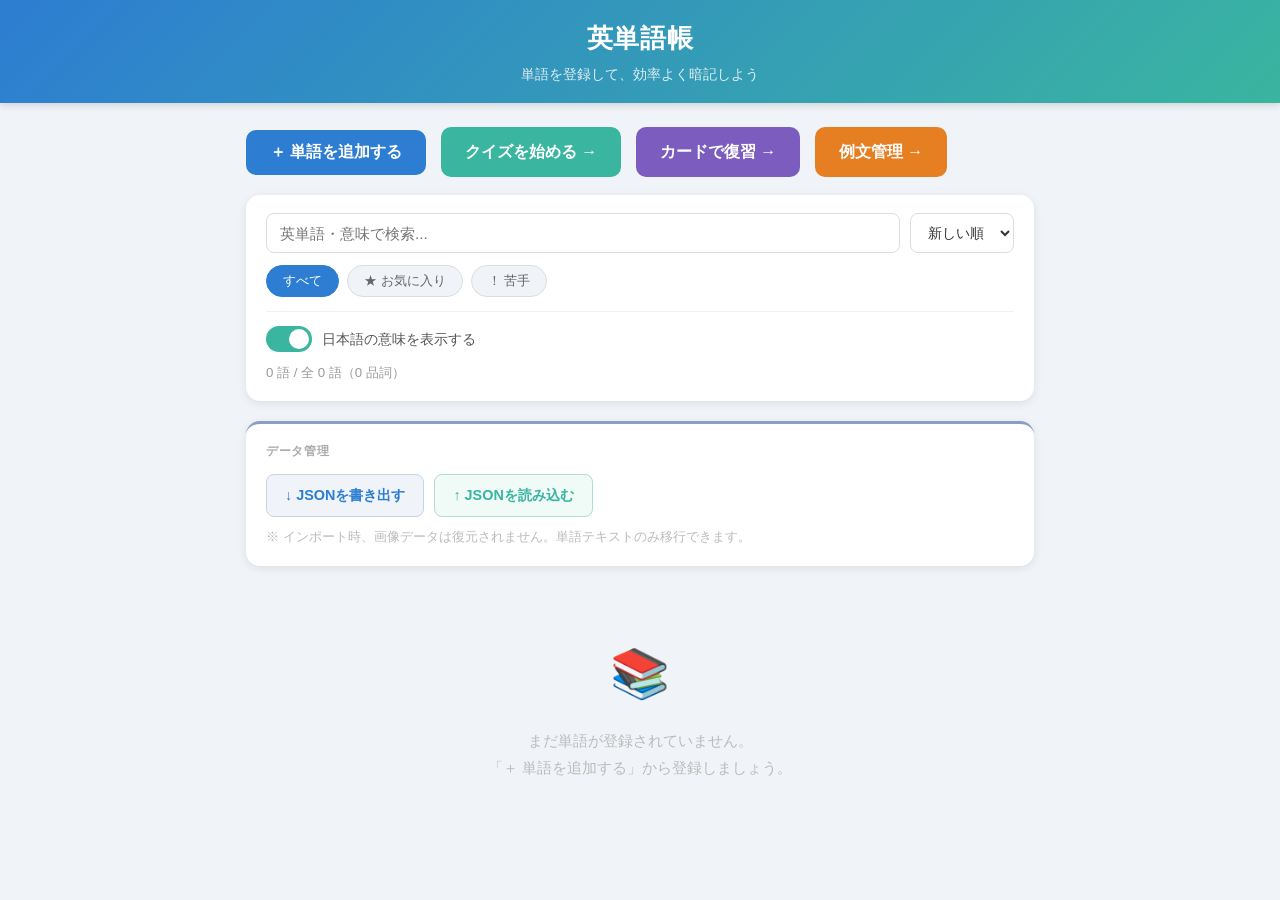
<file: index.html>
<!DOCTYPE html>
<html lang="ja">
<head>
  <meta charset="UTF-8">
  <meta name="viewport" content="width=device-width, initial-scale=1.0">
  <title>英単語帳</title>
  <link rel="stylesheet" href="style.css">
</head>
<body>

<header>
  <h1>英単語帳</h1>
  <p>単語を登録して、効率よく暗記しよう</p>
</header>

<div class="container">

  <!-- ボタン行：単語追加 & クイズへ -->
  <button class="open-form-btn" id="openFormBtn" onclick="handleFormToggle()">
    ＋ 単語を追加する
  </button>
  <a href="quiz.html"       class="go-quiz-btn">クイズを始める →</a>
  <a href="flashcards.html" class="go-flashcard-btn">カードで復習 →</a>
  <a href="sentences.html"  class="go-sentences-btn">例文管理 →</a>

  <!-- 登録・編集フォーム -->
  <div class="form-section" id="formSection" style="display: none;">
    <h2 id="formTitle">新しい単語を追加</h2>

    <!-- 英単語 -->
    <div class="form-group">
      <label for="inputWord">英単語<span class="required-mark">*</span></label>
      <input type="text" id="inputWord" placeholder="例: vocabulary">
      <div class="error-msg" id="wordError"></div>
    </div>

    <!-- 品詞 -->
    <div class="form-group">
      <label for="inputPartOfSpeech">品詞</label>
      <select id="inputPartOfSpeech">
        <option value="noun">noun（名詞）</option>
        <option value="verb">verb（動詞）</option>
        <option value="adjective">adjective（形容詞）</option>
        <option value="adverb">adverb（副詞）</option>
        <option value="preposition">preposition（前置詞）</option>
        <option value="conjunction">conjunction（接続詞）</option>
        <option value="pronoun">pronoun（代名詞）</option>
        <option value="phrase">phrase（熟語）</option>
        <option value="other">other（その他）</option>
      </select>
    </div>

    <!-- 日本語の意味（複数） -->
    <div class="form-group">
      <label>日本語の意味<span class="required-mark">*</span></label>
      <div class="dynamic-input-list" id="meaningsContainer"></div>
      <button class="add-item-btn" onclick="addMeaningInput()">＋ 意味を追加</button>
      <div class="error-msg" id="meaningError"></div>
    </div>

    <!-- 例文（複数） -->
    <div class="form-group">
      <label>例文</label>
      <div class="dynamic-input-list" id="examplesContainer"></div>
      <button class="add-item-btn" onclick="addExampleInput()">＋ 例文を追加</button>
    </div>

    <!-- 画像（品詞ごとに1枚・省略可） -->
    <div class="form-group">
      <label>画像（省略可・品詞ごとに1枚）</label>
      <div class="image-form-area">
        <div class="image-preview-box" id="imagePreviewBox">
          <span class="no-image-text" id="noImageText">画像なし</span>
          <img id="imagePreview" alt="プレビュー" style="display:none">
        </div>
        <div class="image-form-buttons">
          <label class="image-select-btn">
            画像を選ぶ
            <input type="file" id="imageFileInput" accept="image/*" style="display:none" onchange="handleImageSelect(event)">
          </label>
          <button type="button" class="image-action-btn" id="imageActionBtn" onclick="handleImageAction()" style="display:none">削除</button>
        </div>
      </div>
    </div>

    <!-- フォームボタン -->
    <div class="form-buttons">
      <button class="btn-primary" onclick="saveWord()">保存する</button>
      <button class="btn-cancel" onclick="cancelForm()">キャンセル</button>
    </div>
  </div>

  <!-- コントロールセクション -->
  <div class="controls-section">
    <!-- 検索・並び替え -->
    <div class="search-sort-row">
      <input
        type="text"
        class="search-input"
        id="searchInput"
        placeholder="英単語・意味で検索..."
        oninput="renderWordList()"
      >
      <select class="sort-select" id="sortSelect" onchange="renderWordList()">
        <option value="newest">新しい順</option>
        <option value="oldest">古い順</option>
        <option value="az">A-Z順</option>
        <option value="pos">品詞順</option>
      </select>
    </div>

    <!-- フィルターボタン -->
    <div class="filter-row">
      <button class="filter-btn active" onclick="setFilter('all', this)">すべて</button>
      <button class="filter-btn" onclick="setFilter('favorite', this)">★ お気に入り</button>
      <button class="filter-btn" onclick="setFilter('weak', this)">！ 苦手</button>
    </div>

    <!-- 意味表示トグル -->
    <div class="meaning-toggle-row">
      <label class="toggle-switch">
        <input type="checkbox" id="meaningToggle" checked onchange="renderWordList()">
        <span class="toggle-slider"></span>
      </label>
      <span class="toggle-label">日本語の意味を表示する</span>
    </div>


    <!-- 件数表示 -->
    <div class="word-count-text" id="wordCountText"></div>
  </div>

  <!-- データ管理セクション -->
  <div class="data-manage-section">
    <div class="data-manage-header">データ管理</div>
    <div class="data-manage-buttons">
      <button class="btn-export" onclick="exportToJson()">↓ JSONを書き出す</button>
      <label class="btn-import">
        ↑ JSONを読み込む
        <input type="file" id="importFileInput" accept=".json" style="display:none" onchange="handleImportFileSelect(event)">
      </label>
    </div>
    <p class="data-manage-note">※ インポート時、画像データは復元されません。単語テキストのみ移行できます。</p>
    <div class="data-manage-result" id="dataManageResult" style="display:none"></div>
  </div>

  <!-- 単語カード一覧 -->
  <div class="word-card-list" id="wordCardList"></div>

</div>

<!-- 削除確認モーダル -->
<div class="modal-overlay" id="deleteModal">
  <div class="modal-box">
    <h3>単語を削除しますか？</h3>
    <p id="deleteModalText">この操作は取り消せません。</p>
    <div class="modal-buttons">
      <button class="btn-modal-cancel" onclick="closeDeleteModal()">キャンセル</button>
      <button class="btn-modal-delete" onclick="confirmDelete()">削除する</button>
    </div>
  </div>
</div>

<!-- インポート確認モーダル -->
<div class="modal-overlay" id="importModal">
  <div class="modal-box import-modal-box">
    <h3>JSONを読み込む</h3>
    <p id="importFileInfo" class="import-file-info"></p>

    <div class="import-mode-group">
      <label class="import-mode-option">
        <input type="radio" name="importMode" value="merge" checked onchange="updateImportWarning()">
        <div class="import-mode-text">
          <span class="import-mode-name">追加</span>
          <span class="import-mode-desc">既存のデータに追加します。同じ単語・同じ品詞の組は重複としてスキップします。</span>
        </div>
      </label>
      <label class="import-mode-option">
        <input type="radio" name="importMode" value="replace" onchange="updateImportWarning()">
        <div class="import-mode-text">
          <span class="import-mode-name">置き換え</span>
          <span class="import-mode-desc">現在のデータをすべて削除して、読み込んだデータに置き換えます。</span>
        </div>
      </label>
    </div>

    <p class="import-warning" id="importWarning" style="display:none"></p>

    <div class="modal-buttons">
      <button class="btn-modal-cancel" onclick="closeImportModal()">キャンセル</button>
      <button class="btn-modal-confirm" onclick="confirmImport()">読み込む</button>
    </div>
  </div>
</div>

<script src="script.js"></script>

<!-- コピー完了トースト -->
<div class="copy-toast" id="copyToast"></div>

</body>
</html>
</file>
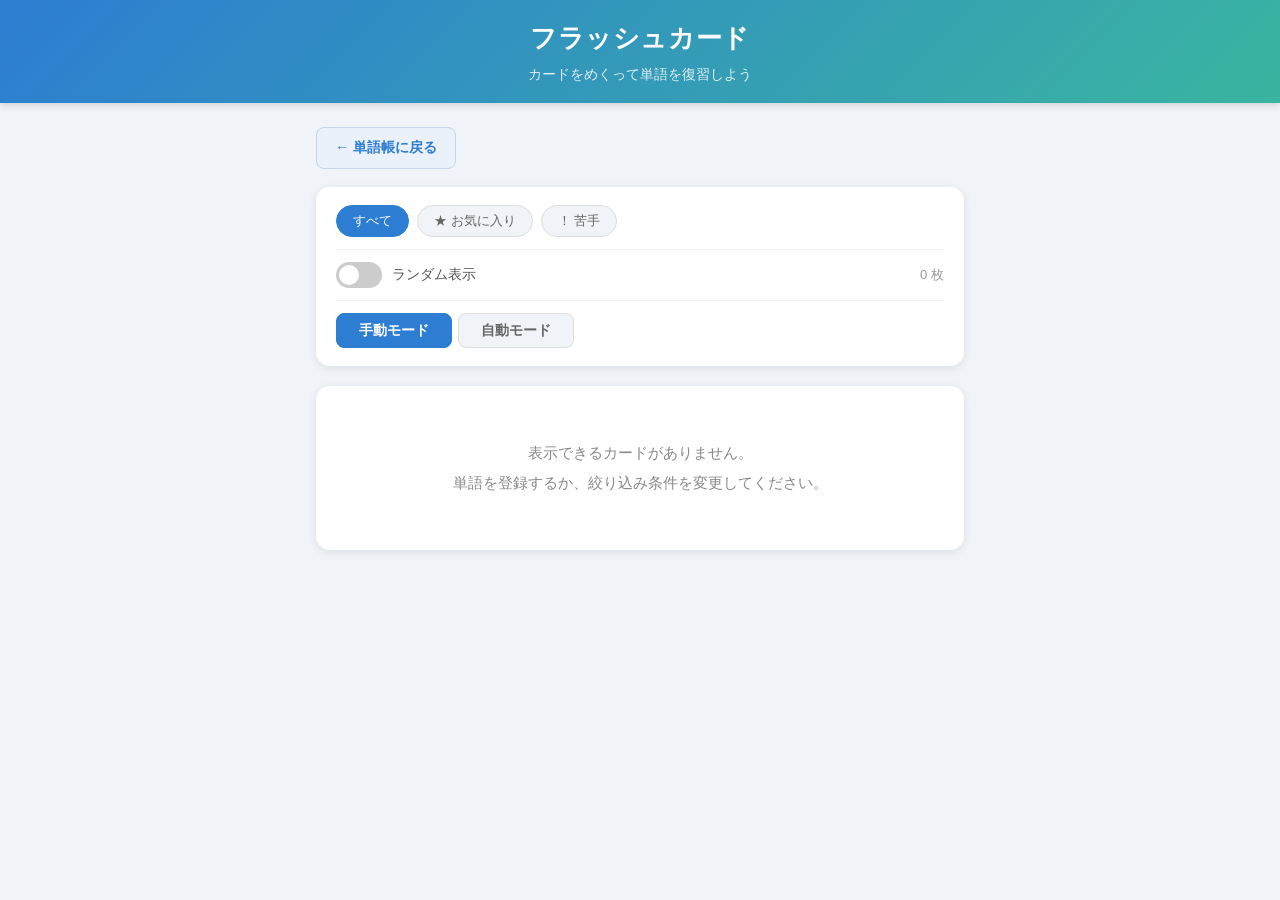
<file: flashcards.html>
<!DOCTYPE html>
<html lang="ja">
<head>
  <meta charset="UTF-8">
  <meta name="viewport" content="width=device-width, initial-scale=1.0">
  <title>フラッシュカード - 英単語帳</title>
  <link rel="stylesheet" href="style.css">
</head>
<body class="fc-page">

<header>
  <h1>フラッシュカード</h1>
  <p>カードをめくって単語を復習しよう</p>
</header>

<div class="container fc-page-container">

  <a href="index.html" class="back-to-vocab-btn">← 単語帳に戻る</a>

  <!-- 絞り込み・設定セクション -->
  <div class="fc-filter-section">

    <!-- メインフィルター -->
    <div class="fc-filter-row">
      <button class="fc-filter-btn active" data-filter="all"    onclick="fcSetFilter('all', this)">すべて</button>
      <button class="fc-filter-btn"        data-filter="favorite" onclick="fcSetFilter('favorite', this)">★ お気に入り</button>
      <button class="fc-filter-btn"        data-filter="weak"   onclick="fcSetFilter('weak', this)">！ 苦手</button>
    </div>

    <!-- 品詞フィルター（JSで生成） -->
    <div class="fc-filter-pos-row" id="fcFilterPosRow"></div>

    <!-- ランダム切り替え＆件数 -->
    <div class="fc-random-row">
      <label class="toggle-switch">
        <input type="checkbox" id="fcRandomToggle" onchange="fcToggleRandom()">
        <span class="toggle-slider"></span>
      </label>
      <span class="toggle-label">ランダム表示</span>
      <span class="fc-card-count" id="fcCardCount"></span>
    </div>

    <!-- モード切替（手動 / 自動） -->
    <div class="fc-mode-row">
      <button class="fc-mode-btn active" id="fcModeBtnManual" onclick="fcSetMode('manual')">手動モード</button>
      <button class="fc-mode-btn"        id="fcModeBtnAuto"   onclick="fcSetMode('auto')">自動モード</button>
    </div>

  </div>

  <!-- フラッシュカードエリア -->
  <div class="fc-area">

    <!-- 登録なし・フィルター空メッセージ -->
    <div class="fc-empty" id="fcEmpty" style="display:none">
      <p>表示できるカードがありません。</p>
      <p>単語を登録するか、絞り込み条件を変更してください。</p>
    </div>

    <!-- カード本体 -->
    <div class="fc-card-wrapper" id="fcCardWrapper">
      <div class="fc-card" id="fcCard" onclick="fcFlip()">
        <div class="fc-card-inner" id="fcCardInner">

          <!-- 表面：英単語 -->
          <div class="fc-card-front">
            <div class="fc-card-front-content">
              <span class="fc-word" id="fcWord"></span>
            </div>
            <div class="fc-flip-hint">タップして裏返す</div>
          </div>

          <!-- 裏面：品詞・意味・例文 -->
          <div class="fc-card-back">
            <div class="fc-card-back-content">
              <div class="fc-back-pos"      id="fcBackPos"></div>
              <ul  class="fc-back-meanings" id="fcBackMeanings"></ul>
              <div class="fc-back-examples" id="fcBackExamples"></div>
            </div>
          </div>

        </div>
      </div>
    </div>

    <!-- 自動モード：ステップインジケーター -->
    <div class="fc-auto-step-indicator" id="fcAutoStepIndicator" style="display:none">
      <span class="fc-step-item" id="fcStepItem0">英単語</span>
      <span class="fc-step-sep">→</span>
      <span class="fc-step-item" id="fcStepItem1">意味</span>
      <span class="fc-step-sep">→</span>
      <span class="fc-step-item" id="fcStepItem2">例文</span>
    </div>

    <!-- 自動モード：再生コントロール -->
    <div class="fc-auto-controls" id="fcAutoControls" style="display:none">
      <button class="fc-auto-btn fc-auto-start-btn"  id="fcAutoStartBtn"  onclick="fcAutoStart()">▶ 開始</button>
      <button class="fc-auto-btn fc-auto-pause-btn"  id="fcAutoPauseBtn"  onclick="fcAutoPause()"  style="display:none">⏸ 一時停止</button>
      <button class="fc-auto-btn fc-auto-resume-btn" id="fcAutoResumeBtn" onclick="fcAutoResume()" style="display:none">▶ 再開</button>
    </div>

    <!-- 表/裏 切り替えボタン -->
    <div class="fc-face-btns" id="fcFaceBtns">
      <button class="fc-face-btn" onclick="fcShowFront()">表を見る</button>
      <button class="fc-face-btn" onclick="fcShowBack()">裏を見る</button>
    </div>

    <!-- ナビゲーション（前へ・進捗・次へ） -->
    <div class="fc-nav" id="fcNav">
      <button class="fc-nav-btn" id="fcPrevBtn" onclick="fcPrev()">← 前へ</button>
      <span   class="fc-progress" id="fcProgress"></span>
      <button class="fc-nav-btn" id="fcNextBtn" onclick="fcNext()">次へ →</button>
    </div>

  </div>

</div>

<script src="script.js"></script>
<script src="flashcards.js"></script>

</body>
</html>
</file>
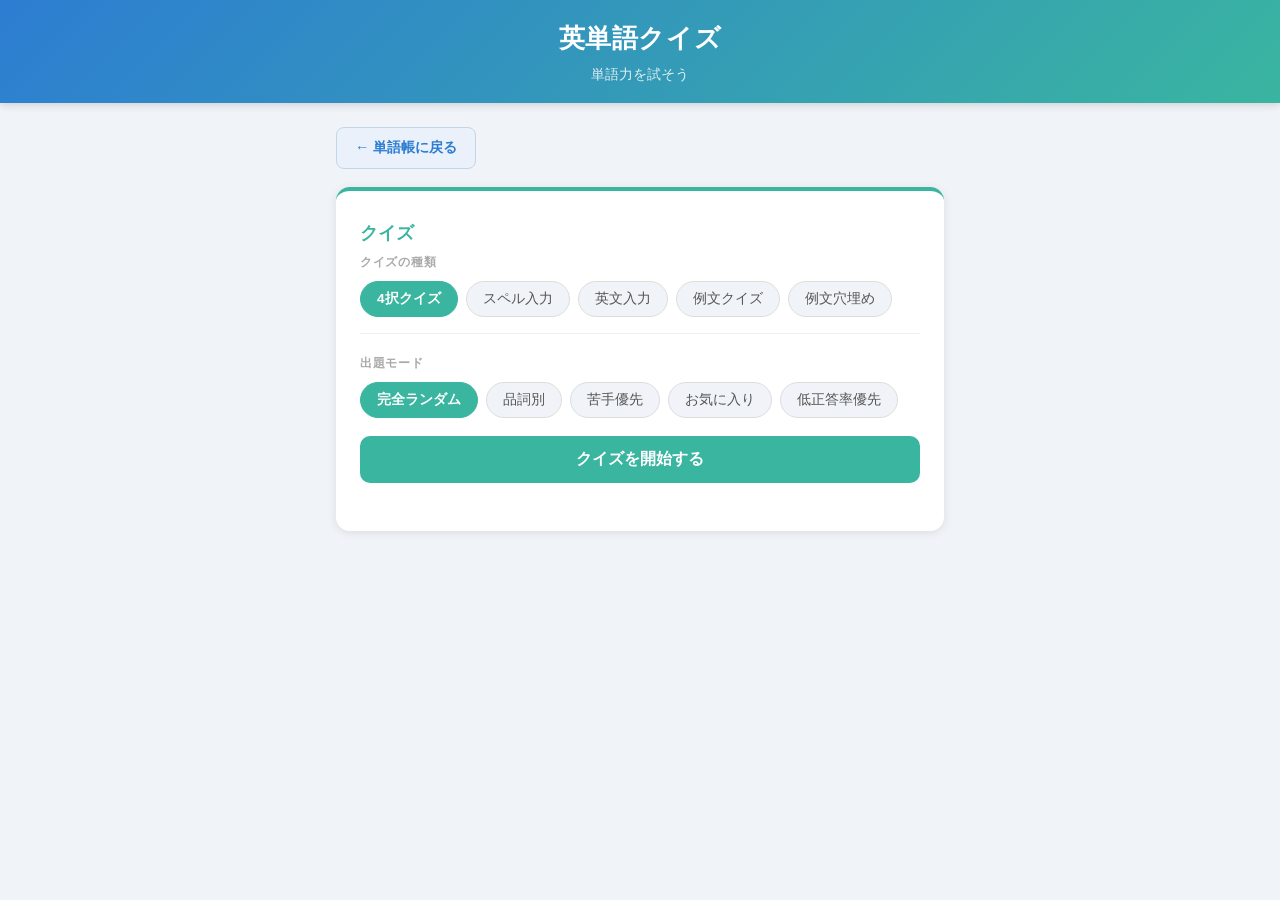
<file: quiz.html>
<!DOCTYPE html>
<html lang="ja">
<head>
  <meta charset="UTF-8">
  <meta name="viewport" content="width=device-width, initial-scale=1.0">
  <title>クイズ - 英単語帳</title>
  <link rel="stylesheet" href="style.css">
</head>
<body class="quiz-page">

<header>
  <h1>英単語クイズ</h1>
  <p>単語力を試そう</p>
</header>

<div class="container quiz-page-container">

  <a href="index.html" class="back-to-vocab-btn">← 単語帳に戻る</a>

  <!-- クイズエリア -->
  <div class="quiz-section" id="quizSection">
    <h2 id="quizTitle">クイズ</h2>
    <!-- モード選択エリア（クイズ開始前に表示） -->
    <div id="quizModeArea"></div>
    <!-- クイズ本体エリア（出題中に表示） -->
    <div class="quiz-message" id="quizMessage"></div>
    <div id="quizContent"></div>
  </div>

</div>

<script src="script.js"></script>
<script src="quiz.js"></script>

</body>
</html>
</file>
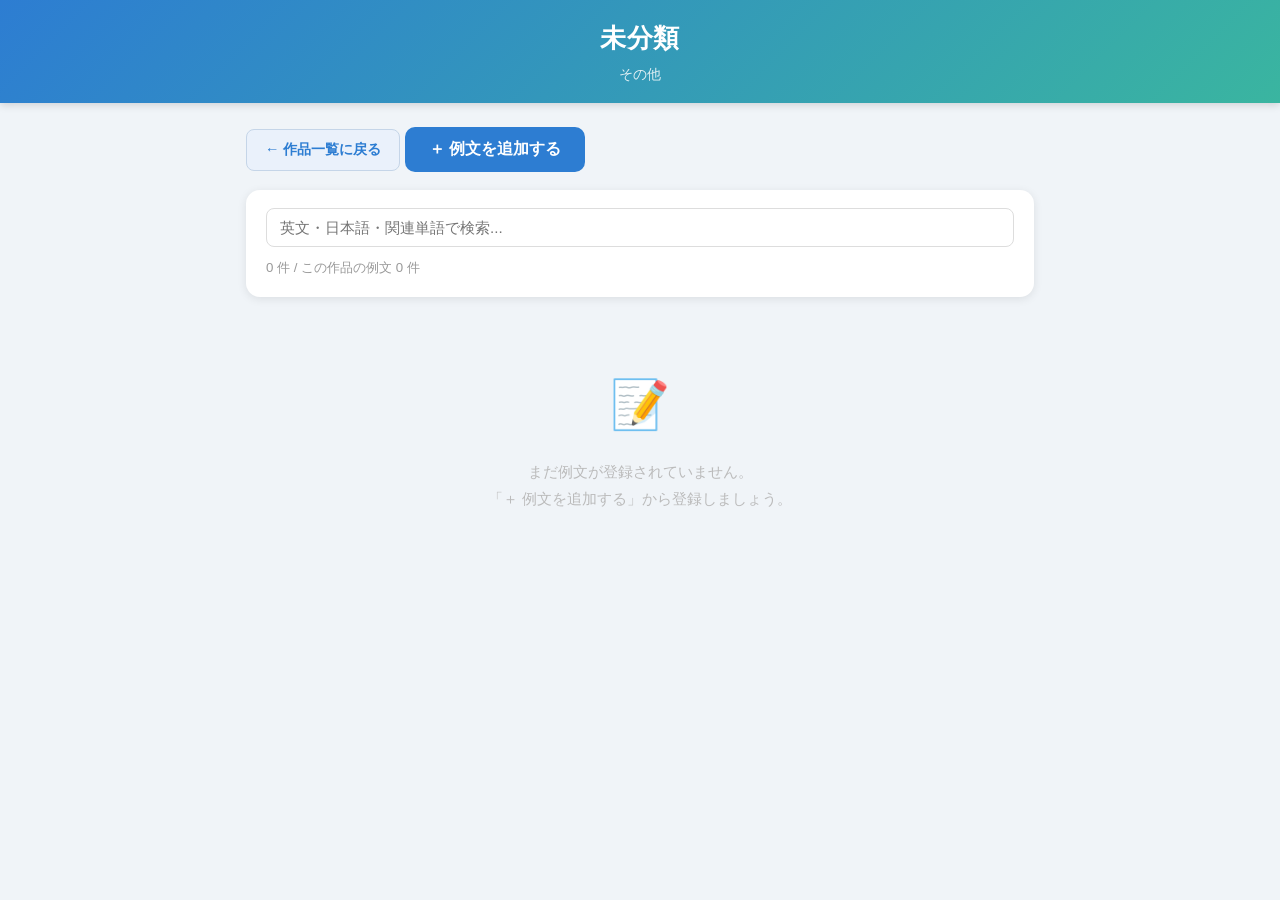
<file: sentence-work.html>
<!DOCTYPE html>
<html lang="ja">
<head>
  <meta charset="UTF-8">
  <meta name="viewport" content="width=device-width, initial-scale=1.0">
  <title>作品ページ - 例文管理</title>
  <link rel="stylesheet" href="style.css">
</head>
<body>

<header>
  <h1 id="pageWorkTitle">作品ページ</h1>
  <p id="pageWorkCategory">例文データベース</p>
</header>

<div class="container sentences-page-container">

  <a href="sentences.html" class="back-to-vocab-btn">← 作品一覧に戻る</a>

  <!-- 例文追加ボタン -->
  <button class="open-form-btn open-sentence-form-btn" id="openSentenceFormBtn" onclick="handleSentenceFormToggle()">
    ＋ 例文を追加する
  </button>

  <!-- 例文追加・編集フォーム -->
  <div class="form-section" id="sentenceFormSection" style="display: none;">
    <h2 id="sentenceFormTitle">新しい例文を追加</h2>

    <div class="form-group">
      <label for="inputSentenceEnglish">英文<span class="required-mark">*</span></label>
      <input type="text" id="inputSentenceEnglish" placeholder="例: I run every morning.">
      <div class="error-msg" id="sentenceEnglishError"></div>
    </div>

    <div class="form-group">
      <label for="inputSentenceJapanese">日本語訳<span class="required-mark">*</span></label>
      <input type="text" id="inputSentenceJapanese" placeholder="例: 私は毎朝走ります。">
      <div class="error-msg" id="sentenceJapaneseError"></div>
    </div>

    <div class="form-group">
      <label for="inputSentenceRelatedWords">関連単語（カンマ区切り）</label>
      <input type="text" id="inputSentenceRelatedWords" placeholder="例: run, morning">
    </div>

    <div class="form-buttons">
      <button class="btn-primary" onclick="saveSentence()">保存する</button>
      <button class="btn-cancel" onclick="cancelSentenceForm()">キャンセル</button>
    </div>
  </div>

  <!-- 検索・件数 -->
  <div class="controls-section">
    <div class="search-sort-row">
      <input
        type="text"
        class="search-input"
        id="sentenceSearchInput"
        placeholder="英文・日本語・関連単語で検索..."
        oninput="renderSentenceList()"
      >
    </div>
    <div class="word-count-text" id="sentenceCountText"></div>
  </div>

  <!-- 例文カード一覧 -->
  <div class="word-card-list" id="sentenceCardList"></div>

</div>

<!-- 削除確認モーダル -->
<div class="modal-overlay" id="sentenceDeleteModal">
  <div class="modal-box">
    <h3>例文を削除しますか？</h3>
    <p id="sentenceDeleteModalText">この操作は取り消せません。</p>
    <div class="modal-buttons">
      <button class="btn-modal-cancel" onclick="closeSentenceDeleteModal()">キャンセル</button>
      <button class="btn-modal-delete" onclick="confirmSentenceDelete()">削除する</button>
    </div>
  </div>
</div>

<!-- コピー完了トースト -->
<div class="copy-toast" id="copyToast"></div>

<script src="script.js"></script>
<script src="sentence-work.js"></script>

</body>
</html>
</file>
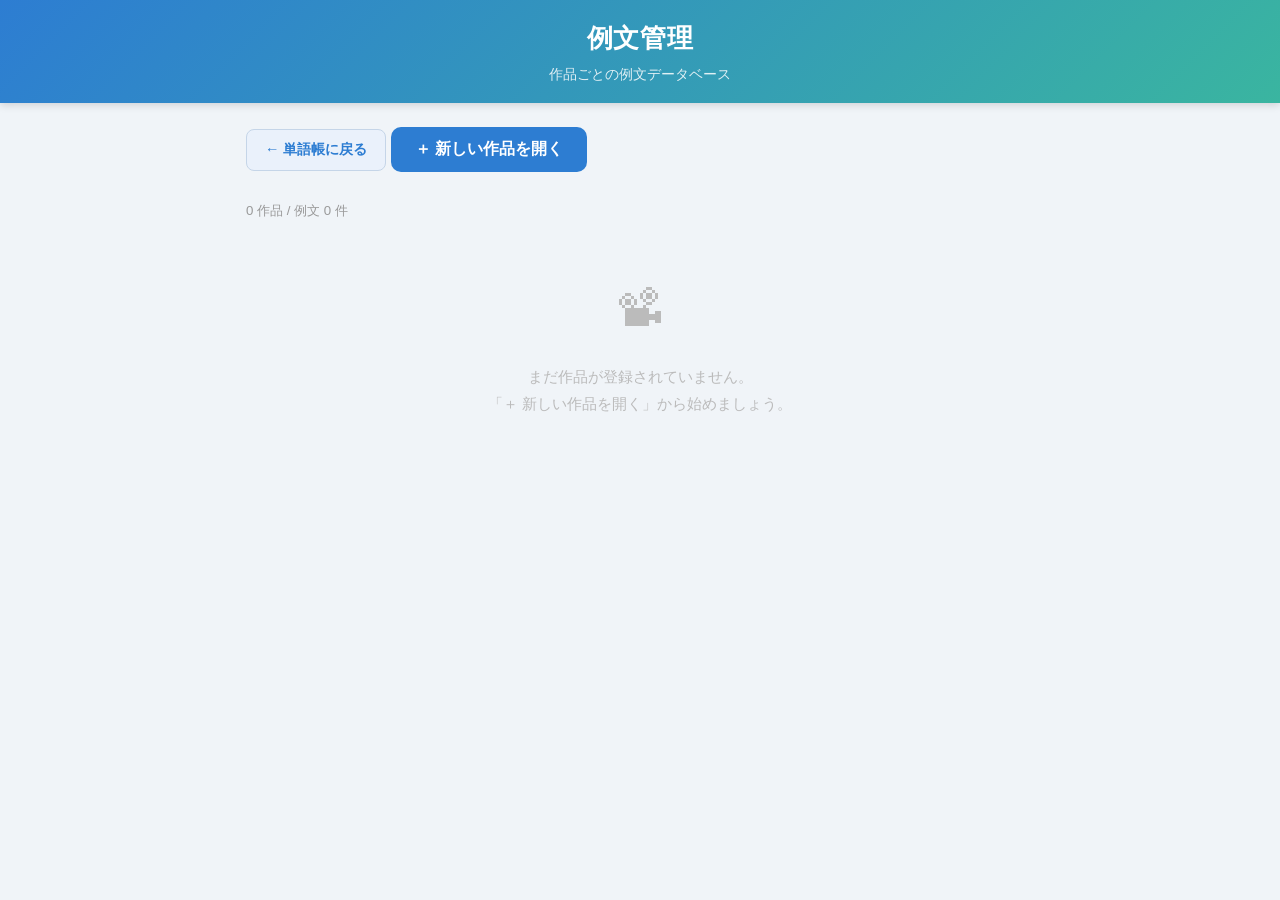
<file: sentences.html>
<!DOCTYPE html>
<html lang="ja">
<head>
  <meta charset="UTF-8">
  <meta name="viewport" content="width=device-width, initial-scale=1.0">
  <title>例文管理 - 英単語帳</title>
  <link rel="stylesheet" href="style.css">
</head>
<body>

<header>
  <h1>例文管理</h1>
  <p>作品ごとの例文データベース</p>
</header>

<div class="container sentences-page-container">

  <a href="index.html" class="back-to-vocab-btn">← 単語帳に戻る</a>

  <!-- 新しい作品を開くボタン -->
  <button class="open-form-btn open-sentence-form-btn" id="openNewWorkBtn" onclick="handleNewWorkFormToggle()">
    ＋ 新しい作品を開く
  </button>

  <!-- 新しい作品フォーム -->
  <div class="form-section" id="newWorkFormSection" style="display: none;">
    <h2>作品を指定する</h2>

    <div class="form-group">
      <label for="newWorkCategory">カテゴリー<span class="required-mark">*</span></label>
      <select id="newWorkCategory">
        <option value="movie">映画</option>
        <option value="song">洋楽</option>
        <option value="book">本</option>
        <option value="tv">ドラマ・TV</option>
        <option value="game">ゲーム</option>
        <option value="other">その他</option>
      </select>
    </div>

    <div class="form-group">
      <label for="newWorkTitle">作品名<span class="required-mark">*</span></label>
      <input type="text" id="newWorkTitle" placeholder="例: Harry Potter">
      <div class="error-msg" id="newWorkTitleError"></div>
    </div>

    <div class="form-buttons">
      <button class="btn-primary" onclick="navigateToWork()">この作品を開く</button>
      <button class="btn-cancel" onclick="cancelNewWorkForm()">キャンセル</button>
    </div>
  </div>

  <!-- 件数表示 -->
  <div class="word-count-text" id="workCountText"></div>

  <!-- 作品グループ一覧 -->
  <div id="workGroupList"></div>

</div>

<script src="script.js"></script>
<script src="sentences.js"></script>

</body>
</html>
</file>
<file: style.css>
/* ===========================
   リセット・ベーススタイル
=========================== */
* {
  box-sizing: border-box;
  margin: 0;
  padding: 0;
}

body {
  font-family: -apple-system, BlinkMacSystemFont, 'Segoe UI', Roboto, sans-serif;
  background-color: #f0f4f8;
  color: #333;
  line-height: 1.6;
}

/* ===========================
   ヘッダー
=========================== */
header {
  background: linear-gradient(135deg, #2d7dd2, #3ab5a0);
  color: white;
  padding: 18px 20px;
  text-align: center;
  box-shadow: 0 2px 8px rgba(0, 0, 0, 0.15);
}

header h1 {
  font-size: 1.6rem;
  font-weight: 700;
  letter-spacing: 0.02em;
}

header p {
  font-size: 0.88rem;
  opacity: 0.85;
  margin-top: 4px;
}

/* ===========================
   コンテナ
=========================== */
.container {
  max-width: 820px;
  margin: 0 auto;
  padding: 24px 16px 48px;
}

/* ===========================
   単語追加ボタン
=========================== */
.open-form-btn {
  background: #2d7dd2;
  color: white;
  border: none;
  padding: 12px 24px;
  border-radius: 10px;
  cursor: pointer;
  font-size: 1rem;
  font-weight: 600;
  margin-bottom: 18px;
  transition: background 0.2s;
  display: inline-block;
}

.open-form-btn:hover {
  background: #2568b8;
}

/* ===========================
   フォームセクション
=========================== */
.form-section {
  background: white;
  border-radius: 14px;
  padding: 24px;
  margin-bottom: 20px;
  box-shadow: 0 2px 10px rgba(0, 0, 0, 0.09);
}

.form-section h2 {
  font-size: 1.1rem;
  color: #2d7dd2;
  margin-bottom: 20px;
  padding-bottom: 10px;
  border-bottom: 2px solid #e8f1fb;
}

/* フォームグループ */
.form-group {
  margin-bottom: 16px;
}

.form-group label {
  display: block;
  font-size: 0.85rem;
  font-weight: 600;
  color: #555;
  margin-bottom: 6px;
}

.required-mark {
  color: #e55;
  margin-left: 2px;
}

.form-group input[type="text"],
.form-group select {
  width: 100%;
  padding: 10px 13px;
  border: 1.5px solid #ddd;
  border-radius: 8px;
  font-size: 0.95rem;
  transition: border-color 0.2s;
  background: white;
  color: #333;
}

.form-group input[type="text"]:focus,
.form-group select:focus {
  outline: none;
  border-color: #2d7dd2;
  box-shadow: 0 0 0 3px rgba(45, 125, 210, 0.1);
}

/* エラーメッセージ */
.error-msg {
  color: #e55;
  font-size: 0.82rem;
  margin-top: 5px;
  display: none;
}

/* 動的入力リスト */
.dynamic-input-list {
  display: flex;
  flex-direction: column;
  gap: 8px;
  margin-bottom: 8px;
}

.dynamic-input-item {
  display: flex;
  gap: 8px;
  align-items: center;
}

.dynamic-input-item input[type="text"] {
  flex: 1;
  padding: 9px 12px;
  border: 1.5px solid #ddd;
  border-radius: 8px;
  font-size: 0.92rem;
  transition: border-color 0.2s;
}

.dynamic-input-item input[type="text"]:focus {
  outline: none;
  border-color: #2d7dd2;
  box-shadow: 0 0 0 3px rgba(45, 125, 210, 0.1);
}

.remove-item-btn {
  background: #fde8e8;
  color: #e55;
  border: none;
  width: 34px;
  height: 34px;
  border-radius: 7px;
  cursor: pointer;
  font-size: 1rem;
  flex-shrink: 0;
  transition: background 0.2s;
  line-height: 1;
}

.remove-item-btn:hover {
  background: #fbd0d0;
}

.add-item-btn {
  background: transparent;
  color: #3ab5a0;
  border: 1.5px dashed #3ab5a0;
  padding: 8px 16px;
  border-radius: 8px;
  cursor: pointer;
  font-size: 0.85rem;
  transition: background 0.2s;
}

.add-item-btn:hover {
  background: #e8faf7;
}

/* フォームボタン */
.form-buttons {
  display: flex;
  gap: 10px;
  margin-top: 20px;
  padding-top: 16px;
  border-top: 1px solid #f0f0f0;
}

.btn-primary {
  background: #2d7dd2;
  color: white;
  border: none;
  padding: 11px 26px;
  border-radius: 9px;
  cursor: pointer;
  font-size: 0.95rem;
  font-weight: 600;
  transition: background 0.2s;
}

.btn-primary:hover {
  background: #2568b8;
}

.btn-cancel {
  background: #f0f0f0;
  color: #666;
  border: none;
  padding: 11px 22px;
  border-radius: 9px;
  cursor: pointer;
  font-size: 0.95rem;
  transition: background 0.2s;
}

.btn-cancel:hover {
  background: #e0e0e0;
}

/* ===========================
   コントロールセクション（検索・並び替え・フィルター）
=========================== */
.controls-section {
  background: white;
  border-radius: 14px;
  padding: 18px 20px;
  margin-bottom: 20px;
  box-shadow: 0 2px 10px rgba(0, 0, 0, 0.09);
}

/* 検索・並び替え行 */
.search-sort-row {
  display: flex;
  gap: 10px;
  flex-wrap: wrap;
}

.search-input {
  flex: 1;
  min-width: 180px;
  padding: 10px 13px;
  border: 1.5px solid #ddd;
  border-radius: 8px;
  font-size: 0.95rem;
  transition: border-color 0.2s;
}

.search-input:focus {
  outline: none;
  border-color: #2d7dd2;
  box-shadow: 0 0 0 3px rgba(45, 125, 210, 0.1);
}

.sort-select {
  padding: 10px 13px;
  border: 1.5px solid #ddd;
  border-radius: 8px;
  font-size: 0.9rem;
  background: white;
  color: #333;
  cursor: pointer;
  transition: border-color 0.2s;
}

.sort-select:focus {
  outline: none;
  border-color: #2d7dd2;
}

/* フィルターボタン行 */
.filter-row {
  display: flex;
  gap: 8px;
  flex-wrap: wrap;
  margin-top: 12px;
}

.filter-btn {
  background: #f0f4f8;
  color: #666;
  border: 1.5px solid #ddd;
  padding: 6px 16px;
  border-radius: 20px;
  cursor: pointer;
  font-size: 0.83rem;
  transition: all 0.2s;
}

.filter-btn.active {
  background: #2d7dd2;
  color: white;
  border-color: #2d7dd2;
}

.filter-btn:hover:not(.active) {
  background: #e5edf7;
  border-color: #c5d5e8;
}

/* 意味表示トグル */
.meaning-toggle-row {
  display: flex;
  align-items: center;
  gap: 10px;
  margin-top: 14px;
  padding-top: 14px;
  border-top: 1px solid #f0f0f0;
}

/* トグルスイッチ */
.toggle-switch {
  position: relative;
  width: 46px;
  height: 26px;
  flex-shrink: 0;
}

.toggle-switch input {
  opacity: 0;
  width: 0;
  height: 0;
}

.toggle-slider {
  position: absolute;
  cursor: pointer;
  top: 0;
  left: 0;
  right: 0;
  bottom: 0;
  background: #ccc;
  border-radius: 26px;
  transition: 0.3s;
}

.toggle-slider::before {
  content: '';
  position: absolute;
  width: 20px;
  height: 20px;
  left: 3px;
  top: 3px;
  background: white;
  border-radius: 50%;
  transition: 0.3s;
}

.toggle-switch input:checked + .toggle-slider {
  background: #3ab5a0;
}

.toggle-switch input:checked + .toggle-slider::before {
  transform: translateX(20px);
}

.toggle-label {
  font-size: 0.9rem;
  color: #555;
}

/* 単語件数 */
.word-count-text {
  font-size: 0.83rem;
  color: #999;
  margin-top: 10px;
}

/* ===========================
   単語カード一覧
=========================== */
.word-card-list {
  display: flex;
  flex-direction: column;
  gap: 14px;
}

/* 単語カード */
.word-card {
  background: white;
  border-radius: 14px;
  padding: 18px 20px;
  box-shadow: 0 2px 10px rgba(0, 0, 0, 0.09);
  border-left: 5px solid #2d7dd2;
  transition: box-shadow 0.2s, border-color 0.2s;
}

.word-card:hover {
  box-shadow: 0 4px 16px rgba(0, 0, 0, 0.13);
}

/* カードの左ボーダー色：お気に入り・苦手の状態に応じて変える */
.word-card.is-favorite {
  border-left-color: #f5a623;
}

.word-card.is-weak {
  border-left-color: #ff9500;
}

.word-card.is-favorite.is-weak {
  border-left-color: #e55;
}

/* カードヘッダー */
.card-header {
  display: flex;
  align-items: flex-start;
  justify-content: space-between;
  gap: 12px;
  margin-bottom: 12px;
}

.word-title-area {
  flex: 1;
  min-width: 0;
}

.word-title {
  font-size: 1.35rem;
  font-weight: 700;
  color: #1a1a1a;
  word-break: break-word;
}

.pos-badge {
  display: inline-block;
  background: #e8f1fb;
  color: #2d7dd2;
  padding: 2px 10px;
  border-radius: 12px;
  font-size: 0.76rem;
  font-weight: 600;
  margin-top: 5px;
}

/* 品詞タブ */
.pos-tabs {
  display: flex;
  flex-wrap: wrap;
  gap: 5px;
  margin-top: 8px;
}

.pos-tab-btn {
  padding: 3px 12px;
  font-size: 0.76rem;
  font-weight: 600;
  border: 1.5px solid #c5d3f7;
  border-radius: 12px;
  background: white;
  color: #5b86e5;
  cursor: pointer;
  transition: background 0.15s, color 0.15s;
  white-space: nowrap;
}

.pos-tab-btn:hover {
  background: #eef2fd;
}

.pos-tab-btn.active {
  background: #2d7dd2;
  color: white;
  border-color: #2d7dd2;
}

/* フラグボタン群 */
.card-flag-buttons {
  display: flex;
  gap: 6px;
  flex-shrink: 0;
  flex-wrap: wrap;
  justify-content: flex-end;
}

.flag-btn {
  border: 1.5px solid #ddd;
  background: white;
  color: #999;
  padding: 5px 12px;
  border-radius: 7px;
  cursor: pointer;
  font-size: 0.8rem;
  transition: all 0.2s;
  white-space: nowrap;
}

.flag-btn:hover {
  background: #f5f5f5;
}

.flag-btn.favorite-on {
  background: #fff8e1;
  border-color: #f5a623;
  color: #d48806;
  font-weight: 600;
}

.flag-btn.weak-on {
  background: #fff3e0;
  border-color: #ff9500;
  color: #c67400;
  font-weight: 600;
}

/* 意味セクション */
.card-section {
  margin-bottom: 10px;
}

.card-section-label {
  font-size: 0.75rem;
  font-weight: 700;
  color: #aaa;
  text-transform: uppercase;
  letter-spacing: 0.06em;
  margin-bottom: 5px;
}

.meanings-list {
  list-style: none;
  padding: 0;
}

.meanings-list li {
  font-size: 0.95rem;
  color: #444;
  padding: 2px 0;
}

.meanings-list li::before {
  content: '・';
  color: #2d7dd2;
}

/* 意味が非表示のときのプレースホルダー */
.meaning-hidden-text {
  font-size: 0.88rem;
  color: #bbb;
  font-style: italic;
  padding: 4px 0;
}

/* 例文リスト（カード表示） */
.examples-list {
  list-style: none;
  padding: 0;
  display: flex;
  flex-direction: column;
  gap: 6px;
}

.examples-list li {
  padding: 6px 10px;
  border-left: 3px solid #e0e0e0;
  background: #fafafa;
  border-radius: 0 4px 4px 0;
}

.example-english {
  font-size: 0.88rem;
  color: #555;
  font-style: italic;
}

.example-japanese {
  font-size: 0.82rem;
  color: #999;
  margin-top: 2px;
}

/* コピーボタン（単語・例文共通） */
.copy-btn {
  display: inline-flex;
  align-items: center;
  gap: 3px;
  padding: 3px 8px;
  font-size: 0.75rem;
  color: #666;
  background: #f0f0f0;
  border: 1px solid #d8d8d8;
  border-radius: 12px;
  cursor: pointer;
  transition: background 0.15s, color 0.15s, border-color 0.15s;
  flex-shrink: 0;
  white-space: nowrap;
  min-height: 28px;
}

.copy-btn:hover {
  background: #e2e2e2;
  color: #333;
}

.copy-btn.copied {
  background: #d4edda;
  color: #1a7f37;
  border-color: #a8d5b5;
}

/* 単語タイトル行（単語名＋コピーボタン横並び） */
.word-title-row {
  display: flex;
  align-items: center;
  gap: 8px;
  flex-wrap: wrap;
}

/* 例文行（テキスト＋コピーボタン横並び） */
.example-row {
  display: flex;
  align-items: flex-start;
  gap: 6px;
}

.example-row .example-english {
  flex: 1;
  min-width: 0;
}

/* コピー完了トースト通知 */
.copy-toast {
  position: fixed;
  bottom: 24px;
  left: 50%;
  transform: translateX(-50%) translateY(12px);
  background: #2c3e50;
  color: #fff;
  padding: 8px 18px;
  border-radius: 20px;
  font-size: 0.85rem;
  pointer-events: none;
  opacity: 0;
  transition: opacity 0.2s, transform 0.2s;
  z-index: 9999;
  white-space: nowrap;
}

.copy-toast.show {
  opacity: 1;
  transform: translateX(-50%) translateY(0);
}

/* ===========================
   画像機能
=========================== */

/* カード内の画像表示エリア */
.card-image-area {
  margin: 10px 0 4px;
  text-align: center;
}

.card-image-img {
  max-width: 200px;
  max-height: 200px;
  width: auto;
  height: auto;
  border-radius: 8px;
  border: 1px solid #e8e8e8;
  object-fit: contain;
  display: block;
  margin: 0 auto;
}

/* フォーム内の画像入力エリア */
.image-form-area {
  display: flex;
  gap: 14px;
  align-items: flex-start;
  flex-wrap: wrap;
}

.image-preview-box {
  width: 110px;
  height: 110px;
  border: 2px dashed #d0d0d0;
  border-radius: 8px;
  display: flex;
  align-items: center;
  justify-content: center;
  overflow: hidden;
  flex-shrink: 0;
  background: #fafafa;
}

.image-preview-box img {
  max-width: 100%;
  max-height: 100%;
  object-fit: contain;
  display: block;
}

.no-image-text {
  font-size: 0.78rem;
  color: #bbb;
  text-align: center;
  padding: 4px;
}

.image-form-buttons {
  display: flex;
  flex-direction: column;
  gap: 8px;
  justify-content: flex-start;
}

/* 画像選択ボタン（label要素） */
.image-select-btn {
  display: inline-block;
  padding: 7px 14px;
  background: #f0f0f0;
  border: 1px solid #d0d0d0;
  border-radius: 8px;
  cursor: pointer;
  font-size: 0.85rem;
  color: #444;
  transition: background 0.15s;
  text-align: center;
  white-space: nowrap;
}

.image-select-btn:hover {
  background: #e4e4e4;
}

/* 画像操作ボタン（削除・取り消しなど） */
.image-action-btn {
  padding: 7px 14px;
  background: white;
  border: 1px solid #e0a0a0;
  border-radius: 8px;
  cursor: pointer;
  font-size: 0.85rem;
  color: #c0392b;
  transition: background 0.15s;
  white-space: nowrap;
}

.image-action-btn:hover {
  background: #fff0f0;
}

/* 例文ペア入力欄（フォーム） */
.example-pair-item {
  display: flex;
  gap: 8px;
  align-items: flex-start;
}

.example-pair-inputs {
  flex: 1;
  display: flex;
  flex-direction: column;
  gap: 5px;
}

.example-pair-inputs input[type="text"] {
  width: 100%;
  padding: 9px 12px;
  border: 1.5px solid #ddd;
  border-radius: 8px;
  font-size: 0.92rem;
  transition: border-color 0.2s;
}

.example-pair-inputs input[type="text"]:focus {
  outline: none;
  border-color: #2d7dd2;
  box-shadow: 0 0 0 3px rgba(45, 125, 210, 0.1);
}

.example-pair-inputs input.input-japanese {
  border-color: #e8e8e8;
  background: #fafafa;
  font-size: 0.88rem;
}

.example-pair-inputs input.input-japanese:focus {
  border-color: #3ab5a0;
  box-shadow: 0 0 0 3px rgba(58, 181, 160, 0.1);
  background: white;
}

/* クイズ成績表示（カード内） */
.card-stats {
  display: flex;
  align-items: center;
  gap: 14px;
  flex-wrap: wrap;
  padding: 8px 10px;
  background: #f8f9fb;
  border-radius: 8px;
  margin-bottom: 10px;
  font-size: 0.8rem;
}

.stat-item {
  color: #888;
  white-space: nowrap;
}

.stat-item span {
  font-weight: 600;
  color: #555;
}

.stat-accuracy {
  margin-left: auto;
  font-size: 0.8rem;
  font-weight: 700;
  padding: 3px 10px;
  border-radius: 12px;
  white-space: nowrap;
}

.stat-accuracy.not-tried {
  background: #f0f0f0;
  color: #aaa;
}

.stat-accuracy.low {
  background: #fde8e8;
  color: #c44;
}

.stat-accuracy.mid {
  background: #fff3e0;
  color: #b36200;
}

.stat-accuracy.high {
  background: #e6f7f3;
  color: #1d7a6a;
}

/* カードアクションボタン */
.card-actions {
  display: flex;
  gap: 8px;
  margin-top: 14px;
  padding-top: 12px;
  border-top: 1px solid #f0f0f0;
}

.btn-edit {
  background: #e8f1fb;
  color: #2d7dd2;
  border: none;
  padding: 7px 18px;
  border-radius: 7px;
  cursor: pointer;
  font-size: 0.85rem;
  font-weight: 600;
  transition: background 0.2s;
}

.btn-edit:hover {
  background: #d1e5f8;
}

.btn-delete {
  background: #fde8e8;
  color: #e55;
  border: none;
  padding: 7px 18px;
  border-radius: 7px;
  cursor: pointer;
  font-size: 0.85rem;
  font-weight: 600;
  transition: background 0.2s;
}

.btn-delete:hover {
  background: #fbd0d0;
}

/* ===========================
   空の状態
=========================== */
.empty-state {
  text-align: center;
  padding: 50px 20px;
  color: #bbb;
}

.empty-state-icon {
  font-size: 3rem;
  margin-bottom: 14px;
}

.empty-state p {
  font-size: 0.95rem;
  line-height: 1.8;
}

/* ===========================
   削除確認モーダル
=========================== */
.modal-overlay {
  display: none;
  position: fixed;
  top: 0;
  left: 0;
  right: 0;
  bottom: 0;
  background: rgba(0, 0, 0, 0.45);
  z-index: 1000;
  align-items: center;
  justify-content: center;
}

.modal-overlay.active {
  display: flex;
}

.modal-box {
  background: white;
  border-radius: 14px;
  padding: 28px 24px;
  max-width: 360px;
  width: 92%;
  box-shadow: 0 10px 36px rgba(0, 0, 0, 0.22);
}

.modal-box h3 {
  font-size: 1.1rem;
  color: #333;
  margin-bottom: 10px;
}

.modal-box p {
  font-size: 0.9rem;
  color: #666;
  margin-bottom: 22px;
  line-height: 1.6;
}

.modal-buttons {
  display: flex;
  gap: 10px;
  justify-content: flex-end;
}

.btn-modal-cancel {
  background: #f0f0f0;
  color: #666;
  border: none;
  padding: 10px 20px;
  border-radius: 8px;
  cursor: pointer;
  font-size: 0.9rem;
  transition: background 0.2s;
}

.btn-modal-cancel:hover {
  background: #e0e0e0;
}

.btn-modal-delete {
  background: #e55;
  color: white;
  border: none;
  padding: 10px 20px;
  border-radius: 8px;
  cursor: pointer;
  font-size: 0.9rem;
  font-weight: 600;
  transition: background 0.2s;
}

.btn-modal-delete:hover {
  background: #cc3333;
}

/* ===========================
   クイズセクション
=========================== */

/* クイズへ遷移ボタン（index.html） */
.go-quiz-btn {
  background: #3ab5a0;
  color: white;
  border: none;
  padding: 12px 24px;
  border-radius: 10px;
  cursor: pointer;
  font-size: 1rem;
  font-weight: 600;
  margin-bottom: 18px;
  margin-left: 10px;
  transition: background 0.2s;
  display: inline-block;
  text-decoration: none;
}

.go-quiz-btn:hover {
  background: #2e9e8c;
}

/* ===========================
   クイズページ専用レイアウト
=========================== */

/* quiz.html のコンテナ：クイズエリアを中央に集中させる */
.quiz-page-container {
  max-width: 640px;
}

/* 単語帳に戻るボタン */
.back-to-vocab-btn {
  display: inline-block;
  color: #2d7dd2;
  background: #eaf1fb;
  border: 1.5px solid #c5d5e8;
  padding: 8px 18px;
  border-radius: 8px;
  font-size: 0.9rem;
  font-weight: 600;
  text-decoration: none;
  margin-bottom: 18px;
  transition: background 0.2s, border-color 0.2s;
}

.back-to-vocab-btn:hover {
  background: #d6e6f7;
  border-color: #2d7dd2;
}

/* クイズエリア全体 */
.quiz-section {
  background: white;
  border-radius: 14px;
  padding: 28px 24px;
  margin-bottom: 20px;
  box-shadow: 0 2px 10px rgba(0, 0, 0, 0.09);
  border-top: 4px solid #3ab5a0;
}

.quiz-section h2 {
  font-size: 1.1rem;
  color: #3ab5a0;
  margin-bottom: 6px;
}

/* クイズのメッセージ表示 */
.quiz-message {
  font-size: 0.92rem;
  color: #888;
  margin-bottom: 20px;
}

/* 問題の英単語 */
.quiz-question-word {
  font-size: 2rem;
  font-weight: 700;
  color: #1a1a1a;
  text-align: center;
  padding: 20px 10px 8px;
  letter-spacing: 0.03em;
}

/* 問題の品詞バッジ */
.quiz-question-pos {
  text-align: center;
  margin-bottom: 28px;
}

/* 4択ボタン群 */
.quiz-choices {
  display: grid;
  grid-template-columns: 1fr 1fr;
  gap: 12px;
  margin-bottom: 20px;
}

.quiz-choice-btn {
  background: #f5f7fa;
  border: 2px solid #e0e4ea;
  color: #333;
  padding: 14px 12px;
  border-radius: 10px;
  cursor: pointer;
  font-size: 0.92rem;
  line-height: 1.45;
  text-align: center;
  transition: background 0.15s, border-color 0.15s;
  word-break: break-all;
}

.quiz-choice-btn:hover:not(:disabled) {
  background: #eaf1fb;
  border-color: #2d7dd2;
}

/* 正解 */
.quiz-choice-btn.correct {
  background: #e6f7f3;
  border-color: #3ab5a0;
  color: #1d7a6a;
  font-weight: 700;
}

/* 不正解（選んだ選択肢） */
.quiz-choice-btn.wrong {
  background: #fde8e8;
  border-color: #e55;
  color: #a33;
  font-weight: 700;
}

/* 判定後はボタンを無効化 */
.quiz-choice-btn:disabled {
  cursor: default;
}

/* 正解 / 不正解フィードバック */
.quiz-feedback {
  text-align: center;
  font-size: 1.05rem;
  font-weight: 700;
  padding: 10px 0 6px;
  min-height: 32px;
}

.quiz-feedback.correct {
  color: #3ab5a0;
}

.quiz-feedback.wrong {
  color: #e55;
}

/* 次の問題へボタン */
.quiz-next-btn {
  display: block;
  width: 100%;
  background: #2d7dd2;
  color: white;
  border: none;
  padding: 13px;
  border-radius: 10px;
  cursor: pointer;
  font-size: 1rem;
  font-weight: 600;
  margin-top: 16px;
  transition: background 0.2s;
}

.quiz-next-btn:hover {
  background: #2568b8;
}

/* クイズ終了ボタン */
.quiz-end-btn {
  display: block;
  width: 100%;
  background: #f0f0f0;
  color: #666;
  border: none;
  padding: 11px;
  border-radius: 10px;
  cursor: pointer;
  font-size: 0.9rem;
  margin-top: 10px;
  transition: background 0.2s;
}

.quiz-end-btn:hover {
  background: #e0e0e0;
}

/* クイズモード選択UI */
.quiz-mode-group {
  margin-bottom: 18px;
}

.quiz-mode-row-label {
  font-size: 0.78rem;
  font-weight: 700;
  color: #aaa;
  text-transform: uppercase;
  letter-spacing: 0.06em;
  margin-bottom: 8px;
}

.quiz-mode-buttons {
  display: flex;
  flex-wrap: wrap;
  gap: 8px;
}

.quiz-mode-btn {
  background: #f0f4f8;
  color: #555;
  border: 1.5px solid #ddd;
  padding: 8px 16px;
  border-radius: 20px;
  cursor: pointer;
  font-size: 0.85rem;
  transition: all 0.2s;
  white-space: nowrap;
}

.quiz-mode-btn.selected {
  background: #3ab5a0;
  color: white;
  border-color: #3ab5a0;
  font-weight: 600;
}

.quiz-mode-btn:hover:not(.selected) {
  background: #e5edf7;
}

.quiz-pos-select-row {
  display: flex;
  align-items: center;
  gap: 10px;
  margin-top: 12px;
  padding: 12px 14px;
  background: #f5f9f8;
  border-radius: 8px;
}

.quiz-pos-select-row label {
  font-size: 0.85rem;
  color: #555;
  white-space: nowrap;
  font-weight: 600;
}

.quiz-pos-select-row select {
  flex: 1;
  padding: 8px 12px;
  border: 1.5px solid #ddd;
  border-radius: 8px;
  font-size: 0.9rem;
  background: white;
  color: #333;
}

.quiz-pos-select-row select:focus {
  outline: none;
  border-color: #3ab5a0;
}

.quiz-start-btn {
  display: block;
  width: 100%;
  background: #3ab5a0;
  color: white;
  border: none;
  padding: 13px;
  border-radius: 10px;
  cursor: pointer;
  font-size: 1rem;
  font-weight: 600;
  margin-top: 16px;
  transition: background 0.2s;
}

.quiz-start-btn:hover {
  background: #2e9e8c;
}

.quiz-mode-error {
  color: #e55;
  font-size: 0.88rem;
  margin-top: 10px;
  padding: 8px 12px;
  background: #fde8e8;
  border-radius: 8px;
  display: none;
}

/* ===========================
   スペル入力クイズ
=========================== */

/* 問題文（日本語の意味） */
.quiz-question-meaning {
  font-size: 1.5rem;
  font-weight: 700;
  color: #1a1a1a;
  text-align: center;
  padding: 20px 10px 8px;
  line-height: 1.5;
}

.quiz-question-hint {
  text-align: center;
  margin-bottom: 24px;
}

/* 入力欄 + 解答ボタンの行 */
.spell-input-area {
  display: flex;
  gap: 10px;
  margin-bottom: 12px;
}

.spell-input {
  flex: 1;
  padding: 12px 14px;
  border: 2px solid #ddd;
  border-radius: 10px;
  font-size: 1rem;
  transition: border-color 0.2s;
  min-width: 0;
}

.spell-input:focus {
  outline: none;
  border-color: #2d7dd2;
  box-shadow: 0 0 0 3px rgba(45, 125, 210, 0.1);
}

.spell-input:disabled {
  background: #f5f5f5;
  color: #aaa;
}

.spell-submit-btn {
  background: #2d7dd2;
  color: white;
  border: none;
  padding: 12px 22px;
  border-radius: 10px;
  cursor: pointer;
  font-size: 0.95rem;
  font-weight: 600;
  white-space: nowrap;
  transition: background 0.2s;
  flex-shrink: 0;
}

.spell-submit-btn:hover:not(:disabled) {
  background: #2568b8;
}

.spell-submit-btn:disabled {
  background: #aaa;
  cursor: default;
}

/* 不正解時の正解詳細ボックス */
.spell-answer-detail {
  background: #fafafa;
  border: 1.5px solid #eee;
  border-radius: 10px;
  padding: 14px 16px;
  margin-top: 8px;
}

.spell-answer-word {
  font-size: 1.2rem;
  font-weight: 700;
  color: #1a1a1a;
  margin-bottom: 6px;
}

.spell-answer-meanings {
  margin-top: 4px;
}

/* 英文入力クイズのヒント表示 */
.sentence-hint-box {
  display: flex;
  align-items: flex-start;
  gap: 8px;
  background: #f5f7fa;
  border: 1px solid #e8eaed;
  border-radius: 8px;
  padding: 10px 14px;
  margin-bottom: 14px;
  flex-wrap: wrap;
}

.sentence-hint-label {
  font-size: 0.78rem;
  color: #aaa;
  font-weight: 600;
  white-space: nowrap;
  padding-top: 2px;
}

.sentence-hint {
  font-family: monospace;
  font-size: 1rem;
  color: #999;
  letter-spacing: 0.08em;
  word-break: break-all;
}

/* 例文クイズの問題文（英文） */
.quiz-question-sentence {
  font-size: 1.3rem;
  font-weight: 600;
  color: #2c3e50;
  line-height: 1.6;
  margin-bottom: 8px;
  padding: 16px 20px;
  background: #f8f9fa;
  border-radius: 8px;
  border-left: 4px solid #5b86e5;
}

/* 例文クイズの出典（単語・品詞） */
.quiz-question-source {
  font-size: 0.85rem;
  color: #888;
  margin-bottom: 20px;
}

/* 例文穴埋めクイズ */
.fillblank-sentence {
  font-size: 1.15rem;
  font-weight: 600;
  color: #2c3e50;
  line-height: 1.7;
  margin-bottom: 10px;
  padding: 14px 18px;
  background: #f8fafc;
  border: 1.5px solid #d0dde8;
  border-radius: 10px;
  word-break: break-word;
}

.fillblank-japanese {
  font-size: 0.95rem;
  color: #555;
  margin-bottom: 12px;
  padding: 0 2px;
}

.fillblank-hint {
  display: flex;
  align-items: center;
  gap: 8px;
  margin-bottom: 12px;
  flex-wrap: wrap;
}

.fillblank-hint-label {
  font-size: 0.82rem;
  color: #999;
  white-space: nowrap;
}

.fillblank-hint-chars {
  font-family: monospace;
  font-size: 1rem;
  color: #2d7dd2;
  letter-spacing: 0.15em;
  font-weight: 700;
}

.fillblank-source {
  font-size: 0.82rem;
  color: #aaa;
  margin-bottom: 14px;
}

/* クイズ種別選択（4択 / スペル入力 / 英文入力） */
.quiz-type-group {
  margin-bottom: 20px;
  padding-bottom: 16px;
  border-bottom: 1px solid #f0f0f0;
}

/* ===========================
   データ管理セクション
=========================== */
.data-manage-section {
  background: white;
  border-radius: 14px;
  padding: 18px 20px;
  margin-bottom: 20px;
  box-shadow: 0 2px 10px rgba(0, 0, 0, 0.09);
  border-top: 3px solid #8b9dc3;
}

.data-manage-header {
  font-size: 0.78rem;
  font-weight: 700;
  color: #aaa;
  text-transform: uppercase;
  letter-spacing: 0.06em;
  margin-bottom: 12px;
}

.data-manage-buttons {
  display: flex;
  gap: 10px;
  flex-wrap: wrap;
}

.btn-export {
  background: #f0f4f8;
  color: #2d7dd2;
  border: 1.5px solid #c5d5e8;
  padding: 9px 18px;
  border-radius: 8px;
  cursor: pointer;
  font-size: 0.9rem;
  font-weight: 600;
  transition: background 0.2s, border-color 0.2s;
}

.btn-export:hover {
  background: #d6e6f7;
  border-color: #2d7dd2;
}

.btn-import {
  background: #f0faf7;
  color: #3ab5a0;
  border: 1.5px solid #b0ddd5;
  padding: 9px 18px;
  border-radius: 8px;
  cursor: pointer;
  font-size: 0.9rem;
  font-weight: 600;
  transition: background 0.2s, border-color 0.2s;
  display: inline-block;
  user-select: none;
}

.btn-import:hover {
  background: #d6f0ea;
  border-color: #3ab5a0;
}

.data-manage-note {
  font-size: 0.8rem;
  color: #bbb;
  margin-top: 10px;
}

/* 結果通知エリア */
.data-manage-result {
  margin-top: 12px;
  padding: 10px 14px;
  border-radius: 8px;
  font-size: 0.88rem;
  font-weight: 600;
  line-height: 1.5;
  white-space: pre-line;
}

.data-manage-result.success {
  background: #e6f7f3;
  color: #1d7a6a;
  border: 1px solid #b0ddd5;
}

.data-manage-result.error {
  background: #fde8e8;
  color: #a33;
  border: 1px solid #f5b8b8;
}

/* ===========================
   インポートモーダル
=========================== */
.import-modal-box {
  max-width: 460px;
}

.import-file-info {
  font-size: 0.88rem;
  color: #555;
  background: #f5f7fa;
  border-radius: 8px;
  padding: 8px 12px;
  margin-bottom: 18px !important;
}

.import-mode-group {
  display: flex;
  flex-direction: column;
  gap: 10px;
  margin-bottom: 14px;
}

.import-mode-option {
  display: flex;
  align-items: flex-start;
  gap: 10px;
  padding: 12px 14px;
  border: 1.5px solid #e0e4ea;
  border-radius: 10px;
  cursor: pointer;
  transition: border-color 0.2s, background 0.2s;
}

.import-mode-option:has(input:checked) {
  border-color: #3ab5a0;
  background: #f0faf7;
}

.import-mode-option input[type="radio"] {
  margin-top: 3px;
  flex-shrink: 0;
  accent-color: #3ab5a0;
}

.import-mode-text {
  display: flex;
  flex-direction: column;
  gap: 3px;
}

.import-mode-name {
  font-size: 0.95rem;
  font-weight: 700;
  color: #333;
}

.import-mode-desc {
  font-size: 0.82rem;
  color: #888;
  line-height: 1.5;
}

.import-warning {
  font-size: 0.85rem;
  font-weight: 600;
  color: #c05000;
  background: #fff3e0;
  border: 1px solid #ffcc80;
  border-radius: 8px;
  padding: 8px 12px;
  margin-bottom: 18px !important;
}

/* インポートモーダルの実行ボタン */
.btn-modal-confirm {
  background: #3ab5a0;
  color: white;
  border: none;
  padding: 10px 20px;
  border-radius: 8px;
  cursor: pointer;
  font-size: 0.9rem;
  font-weight: 600;
  transition: background 0.2s;
}

.btn-modal-confirm:hover {
  background: #2e9e8c;
}

/* ===========================
   レスポンシブ（スマホ対応）
=========================== */
@media (max-width: 520px) {
  header h1 {
    font-size: 1.3rem;
  }

  .card-header {
    flex-direction: column;
    gap: 10px;
  }

  .card-flag-buttons {
    justify-content: flex-start;
  }

  .word-title {
    font-size: 1.15rem;
  }

  .form-buttons {
    flex-direction: column;
  }

  .btn-primary,
  .btn-cancel {
    width: 100%;
    text-align: center;
  }

  .open-quiz-btn {
    margin-left: 0;
    margin-top: 8px;
  }

  .quiz-choices {
    grid-template-columns: 1fr;
  }

  .quiz-question-word {
    font-size: 1.6rem;
  }

  .copy-btn {
    min-height: 32px;
    padding: 4px 10px;
  }
}

/* ===========================
   フラッシュカードページ
=========================== */

/* フラッシュカードへ遷移ボタン（index.html） */
.go-flashcard-btn {
  background: #7c5cbf;
  color: white;
  border: none;
  padding: 12px 24px;
  border-radius: 10px;
  cursor: pointer;
  font-size: 1rem;
  font-weight: 600;
  margin-bottom: 18px;
  margin-left: 10px;
  transition: background 0.2s;
  display: inline-block;
  text-decoration: none;
}

.go-flashcard-btn:hover {
  background: #6a4caa;
}

/* フラッシュカードページのコンテナ */
.fc-page-container {
  max-width: 680px;
}

/* 絞り込み・設定パネル */
.fc-filter-section {
  background: white;
  border-radius: 14px;
  padding: 18px 20px;
  margin-bottom: 20px;
  box-shadow: 0 2px 10px rgba(0, 0, 0, 0.09);
}

/* メインフィルター行（すべて・お気に入り・苦手） */
.fc-filter-row {
  display: flex;
  gap: 8px;
  flex-wrap: wrap;
}

.fc-filter-btn {
  background: #f0f4f8;
  color: #666;
  border: 1.5px solid #ddd;
  padding: 6px 16px;
  border-radius: 20px;
  cursor: pointer;
  font-size: 0.83rem;
  transition: all 0.2s;
  white-space: nowrap;
}

.fc-filter-btn.active {
  background: #2d7dd2;
  color: white;
  border-color: #2d7dd2;
}

.fc-filter-btn:hover:not(.active) {
  background: #e5edf7;
  border-color: #c5d5e8;
}

/* 品詞フィルター行 */
.fc-filter-pos-row {
  display: flex;
  gap: 6px;
  flex-wrap: wrap;
  margin-top: 10px;
  padding-top: 10px;
  border-top: 1px solid #f0f0f0;
}

.fc-pos-filter-btn {
  background: #f5f0ff;
  color: #7c5cbf;
  border: 1.5px solid #d5c8f0;
  padding: 4px 13px;
  border-radius: 16px;
  cursor: pointer;
  font-size: 0.78rem;
  font-weight: 600;
  transition: all 0.2s;
  white-space: nowrap;
}

.fc-pos-filter-btn.active {
  background: #7c5cbf;
  color: white;
  border-color: #7c5cbf;
}

.fc-pos-filter-btn:hover:not(.active) {
  background: #ece4ff;
  border-color: #b9a5e0;
}

/* ランダムトグル行 */
.fc-random-row {
  display: flex;
  align-items: center;
  gap: 10px;
  margin-top: 12px;
  padding-top: 12px;
  border-top: 1px solid #f0f0f0;
}

.fc-card-count {
  margin-left: auto;
  font-size: 0.82rem;
  color: #999;
}

/* ===========================
   フラッシュカードエリア
=========================== */

.fc-area {
  display: flex;
  flex-direction: column;
  align-items: center;
  gap: 18px;
}

/* 空メッセージ */
.fc-empty {
  background: white;
  border-radius: 14px;
  padding: 52px 24px;
  text-align: center;
  box-shadow: 0 2px 10px rgba(0, 0, 0, 0.09);
  width: 100%;
  color: #888;
  font-size: 0.95rem;
  line-height: 2;
}

/* カードラッパー（中央寄せ） */
.fc-card-wrapper {
  width: 100%;
  display: flex;
  justify-content: center;
}

/* フラッシュカード本体（3D パースペクティブコンテナ） */
.fc-card {
  width: 100%;
  max-width: 560px;
  height: 340px;
  perspective: 1200px;
  cursor: pointer;
  user-select: none;
  -webkit-user-select: none;
}

/* カード内側（回転する要素） */
.fc-card-inner {
  position: relative;
  width: 100%;
  height: 100%;
  transform-style: preserve-3d;
  -webkit-transform-style: preserve-3d;
  transition: transform 0.55s cubic-bezier(0.4, 0.2, 0.2, 1);
}

.fc-card-inner.flipped {
  transform: rotateY(180deg);
}

/* 表面・裏面 共通 */
.fc-card-front,
.fc-card-back {
  position: absolute;
  top: 0;
  left: 0;
  width: 100%;
  height: 100%;
  backface-visibility: hidden;
  -webkit-backface-visibility: hidden;
  border-radius: 18px;
  box-shadow: 0 8px 32px rgba(0, 0, 0, 0.12);
  display: flex;
  flex-direction: column;
  align-items: center;
  justify-content: center;
}

/* 表面 */
.fc-card-front {
  background: white;
  border-top: 6px solid #2d7dd2;
}

.fc-card-front-content {
  display: flex;
  flex-direction: column;
  align-items: center;
  justify-content: center;
  flex: 1;
  width: 100%;
  padding: 24px 28px 0;
}

/* カード表面の英単語 */
.fc-word {
  font-size: 2.8rem;
  font-weight: 800;
  color: #1a1a1a;
  letter-spacing: 0.02em;
  text-align: center;
  word-break: break-word;
  line-height: 1.2;
}

/* カード表面のヒント文 */
.fc-flip-hint {
  font-size: 0.72rem;
  color: #c8c8c8;
  padding: 12px 0 18px;
  letter-spacing: 0.06em;
}

/* 裏面 */
.fc-card-back {
  background: #f7f4ff;
  border-top: 6px solid #7c5cbf;
  transform: rotateY(180deg);
  justify-content: flex-start;
  padding: 22px 28px;
  overflow-y: auto;
}

.fc-card-back-content {
  width: 100%;
}

/* 裏面：品詞バッジ */
.fc-back-pos {
  display: inline-block;
  font-size: 0.78rem;
  font-weight: 700;
  color: #7c5cbf;
  background: #ede8ff;
  padding: 3px 13px;
  border-radius: 12px;
  margin-bottom: 13px;
  letter-spacing: 0.03em;
}

/* 裏面：意味リスト */
.fc-back-meanings {
  list-style: none;
  padding: 0;
  margin: 0 0 14px;
}

.fc-back-meanings li {
  font-size: 1.0rem;
  color: #333;
  padding: 3px 0;
  line-height: 1.55;
}

.fc-back-meanings li::before {
  content: '・';
  color: #7c5cbf;
}

/* 裏面：例文リスト */
.fc-back-examples {
  display: flex;
  flex-direction: column;
  gap: 8px;
}

.fc-back-example-item {
  padding: 8px 12px;
  border-left: 3px solid #c4b0f0;
  background: white;
  border-radius: 0 6px 6px 0;
}

.fc-back-example-en {
  font-size: 0.88rem;
  color: #555;
  font-style: italic;
  line-height: 1.55;
}

.fc-back-example-ja {
  font-size: 0.82rem;
  color: #888;
  margin-top: 3px;
  line-height: 1.4;
}

/* ===========================
   表/裏ボタン・ナビゲーション
=========================== */

/* 表を見る / 裏を見る ボタン */
.fc-face-btns {
  display: flex;
  gap: 10px;
  justify-content: center;
}

.fc-face-btn {
  background: white;
  color: #555;
  border: 1.5px solid #ddd;
  padding: 8px 22px;
  border-radius: 20px;
  cursor: pointer;
  font-size: 0.88rem;
  transition: all 0.2s;
}

.fc-face-btn:hover {
  background: #f0f0f0;
  border-color: #bbb;
}

/* 前へ / 次へ ナビゲーション */
.fc-nav {
  display: flex;
  align-items: center;
  gap: 16px;
  justify-content: center;
  width: 100%;
  max-width: 560px;
}

.fc-nav-btn {
  background: white;
  color: #2d7dd2;
  border: 1.5px solid #c5d5e8;
  padding: 10px 24px;
  border-radius: 10px;
  cursor: pointer;
  font-size: 0.95rem;
  font-weight: 600;
  transition: all 0.2s;
}

.fc-nav-btn:hover:not(:disabled) {
  background: #eaf1fb;
  border-color: #2d7dd2;
}

.fc-nav-btn:disabled {
  opacity: 0.32;
  cursor: not-allowed;
}

.fc-progress {
  font-size: 0.9rem;
  color: #888;
  min-width: 64px;
  text-align: center;
}

/* ===========================
   レスポンシブ（フラッシュカード）
=========================== */
@media (max-width: 520px) {
  .fc-card {
    height: 280px;
  }

  .fc-word {
    font-size: 2.1rem;
  }

  .fc-card-back {
    padding: 16px 18px;
  }

  .fc-back-meanings li {
    font-size: 0.95rem;
  }

  .fc-nav-btn {
    padding: 9px 16px;
    font-size: 0.88rem;
  }

  .go-flashcard-btn {
    margin-left: 0;
    margin-top: 0;
  }
}

/* ===========================
   フラッシュカード自動モード
=========================== */

/* モード切替行 */
.fc-mode-row {
  display: flex;
  gap: 6px;
  margin-top: 12px;
  padding-top: 12px;
  border-top: 1px solid #f0f0f0;
}

.fc-mode-btn {
  background: #f0f4f8;
  color: #666;
  border: 1.5px solid #ddd;
  padding: 7px 22px;
  border-radius: 8px;
  cursor: pointer;
  font-size: 0.88rem;
  font-weight: 600;
  transition: all 0.2s;
}

.fc-mode-btn.active {
  background: #2d7dd2;
  color: white;
  border-color: #2d7dd2;
}

.fc-mode-btn:hover:not(.active) {
  background: #e5edf7;
  border-color: #c5d5e8;
}

/* ステップインジケーター */
.fc-auto-step-indicator {
  display: flex;
  align-items: center;
  gap: 10px;
  justify-content: center;
}

.fc-step-item {
  font-size: 0.82rem;
  font-weight: 700;
  color: #ccc;
  transition: color 0.3s;
  letter-spacing: 0.03em;
}

.fc-step-item::before {
  content: '●';
  font-size: 0.5rem;
  margin-right: 5px;
  vertical-align: middle;
}

.fc-step-item.active  { color: #7c5cbf; }
.fc-step-item.done    { color: #3ab5a0; }
.fc-step-item.pending { color: #ccc; }
.fc-step-item.skip    { color: #e8e8e8; }

.fc-step-sep {
  color: #ddd;
  font-size: 0.78rem;
}

/* 自動モード：再生コントロール */
.fc-auto-controls {
  display: flex;
  gap: 10px;
  justify-content: center;
}

.fc-auto-btn {
  display: inline-flex;
  align-items: center;
  gap: 6px;
  padding: 11px 30px;
  border-radius: 10px;
  font-size: 0.95rem;
  font-weight: 600;
  border: none;
  cursor: pointer;
  transition: background 0.2s, transform 0.1s;
}

.fc-auto-btn:active {
  transform: scale(0.97);
}

.fc-auto-start-btn {
  background: #7c5cbf;
  color: white;
}
.fc-auto-start-btn:hover { background: #6a4caa; }

.fc-auto-pause-btn {
  background: #f0f4f8;
  color: #555;
  border: 1.5px solid #ddd;
}
.fc-auto-pause-btn:hover { background: #e0e0e0; }

.fc-auto-resume-btn {
  background: #3ab5a0;
  color: white;
}
.fc-auto-resume-btn:hover { background: #2e9e8c; }

/* 例文の段階表示（自動モード step 1 で例文を一時的に隠す） */
.fc-card-back .fc-back-examples {
  transition: opacity 0.4s ease;
}

.fc-card-back.hide-examples .fc-back-examples {
  opacity: 0;
  pointer-events: none;
}

/* ===========================
   レスポンシブ（自動モード）
=========================== */
@media (max-width: 520px) {
  .fc-auto-btn {
    padding: 10px 20px;
    font-size: 0.88rem;
  }

  .fc-step-item {
    font-size: 0.75rem;
  }
}

/* ===========================
   例文管理ページ
=========================== */

/* 例文管理ページへ遷移するボタン（index.html） */
.go-sentences-btn {
  background: #e67e22;
  color: white;
  border: none;
  padding: 12px 24px;
  border-radius: 10px;
  cursor: pointer;
  font-size: 1rem;
  font-weight: 600;
  margin-bottom: 18px;
  margin-left: 10px;
  transition: background 0.2s;
  display: inline-block;
  text-decoration: none;
}

.go-sentences-btn:hover {
  background: #ca6f1e;
}

/* 例文管理ページのコンテナ幅 */
.sentences-page-container {
  max-width: 820px;
}

/* 例文カード */
.sentence-card {
  background: white;
  border-radius: 14px;
  padding: 18px 20px;
  box-shadow: 0 2px 10px rgba(0, 0, 0, 0.09);
  border-left: 5px solid #e67e22;
  transition: box-shadow 0.2s;
}

.sentence-card:hover {
  box-shadow: 0 4px 16px rgba(0, 0, 0, 0.13);
}

/* 英文テキスト */
.sentence-card-english {
  font-size: 1.1rem;
  font-weight: 700;
  color: #1a1a1a;
  line-height: 1.6;
  margin-bottom: 6px;
  word-break: break-word;
}

/* 日本語訳テキスト */
.sentence-card-japanese {
  font-size: 0.95rem;
  color: #555;
  margin-bottom: 12px;
  line-height: 1.5;
}

/* 関連単語エリア */
.sentence-card-related {
  display: flex;
  align-items: flex-start;
  gap: 8px;
  flex-wrap: wrap;
  margin-bottom: 10px;
}

.sentence-related-label {
  font-size: 0.75rem;
  font-weight: 700;
  color: #aaa;
  text-transform: uppercase;
  letter-spacing: 0.06em;
  white-space: nowrap;
  padding-top: 2px;
}

.sentence-related-words {
  display: flex;
  flex-wrap: wrap;
  gap: 5px;
}

/* 関連単語バッジ */
.sentence-related-word {
  display: inline-block;
  background: #fef3e8;
  color: #c0681a;
  padding: 2px 10px;
  border-radius: 12px;
  font-size: 0.78rem;
  font-weight: 600;
  border: 1px solid #f0c090;
}

/* 関連単語なしの表示 */
.sentence-no-related {
  font-size: 0.82rem;
  color: #ccc;
  font-style: italic;
}

/* ===========================
   レスポンシブ（例文管理）
=========================== */
@media (max-width: 520px) {
  .go-sentences-btn {
    margin-left: 0;
    margin-top: 0;
  }

  .sentence-card-english {
    font-size: 1rem;
  }
}

/* ===========================
   作品一覧ページ（sentences.html）
=========================== */

/* カテゴリーセクション */
.work-category-section {
  margin-bottom: 28px;
}

.work-category-section-header {
  margin-bottom: 10px;
}

/* カテゴリーバッジ（作品一覧用） */
.work-cat-badge {
  display: inline-block;
  padding: 3px 14px;
  border-radius: 14px;
  font-size: 0.8rem;
  font-weight: 700;
  letter-spacing: 0.03em;
}

.work-cat-movie  { background: #dbeafe; color: #1e40af; }
.work-cat-song   { background: #fce7f3; color: #9d174d; }
.work-cat-book   { background: #d1fae5; color: #065f46; }
.work-cat-tv     { background: #ede9fe; color: #5b21b6; }
.work-cat-game   { background: #ffedd5; color: #9a3412; }
.work-cat-other  { background: #f3f4f6; color: #4b5563; }

/* 作品カードのコンテナ */
.work-cards {
  display: flex;
  flex-direction: column;
  gap: 10px;
}

/* 作品カード */
.work-card {
  background: white;
  border-radius: 12px;
  padding: 16px 18px;
  box-shadow: 0 2px 8px rgba(0, 0, 0, 0.08);
  display: flex;
  align-items: center;
  justify-content: space-between;
  gap: 12px;
  transition: box-shadow 0.2s;
}

.work-card:hover {
  box-shadow: 0 4px 14px rgba(0, 0, 0, 0.12);
}

.work-card-info {
  flex: 1;
  min-width: 0;
}

.work-card-title {
  font-size: 1.05rem;
  font-weight: 700;
  color: #1a1a1a;
  margin-bottom: 3px;
  word-break: break-word;
}

.work-card-count {
  font-size: 0.82rem;
  color: #999;
}

/* 「開く」ボタン */
.btn-open-work {
  background: #e8f1fb;
  color: #2d7dd2;
  border: 1.5px solid #c5d5e8;
  padding: 8px 18px;
  border-radius: 8px;
  font-size: 0.88rem;
  font-weight: 600;
  text-decoration: none;
  white-space: nowrap;
  flex-shrink: 0;
  transition: background 0.2s, border-color 0.2s;
}

.btn-open-work:hover {
  background: #d6e6f7;
  border-color: #2d7dd2;
}

/* ===========================
   作品ページ（sentence-work.html）
=========================== */

/* コピーボタン行（英文カードの中） */
.sentence-copy-buttons {
  display: flex;
  gap: 6px;
  flex-wrap: wrap;
  margin-bottom: 8px;
}

/* ===========================
   レスポンシブ（作品ページ）
=========================== */
@media (max-width: 520px) {
  .work-card {
    flex-direction: column;
    align-items: flex-start;
    gap: 10px;
  }

  .btn-open-work {
    width: 100%;
    text-align: center;
  }

  .sentence-copy-buttons {
    gap: 5px;
  }
}
</file>
